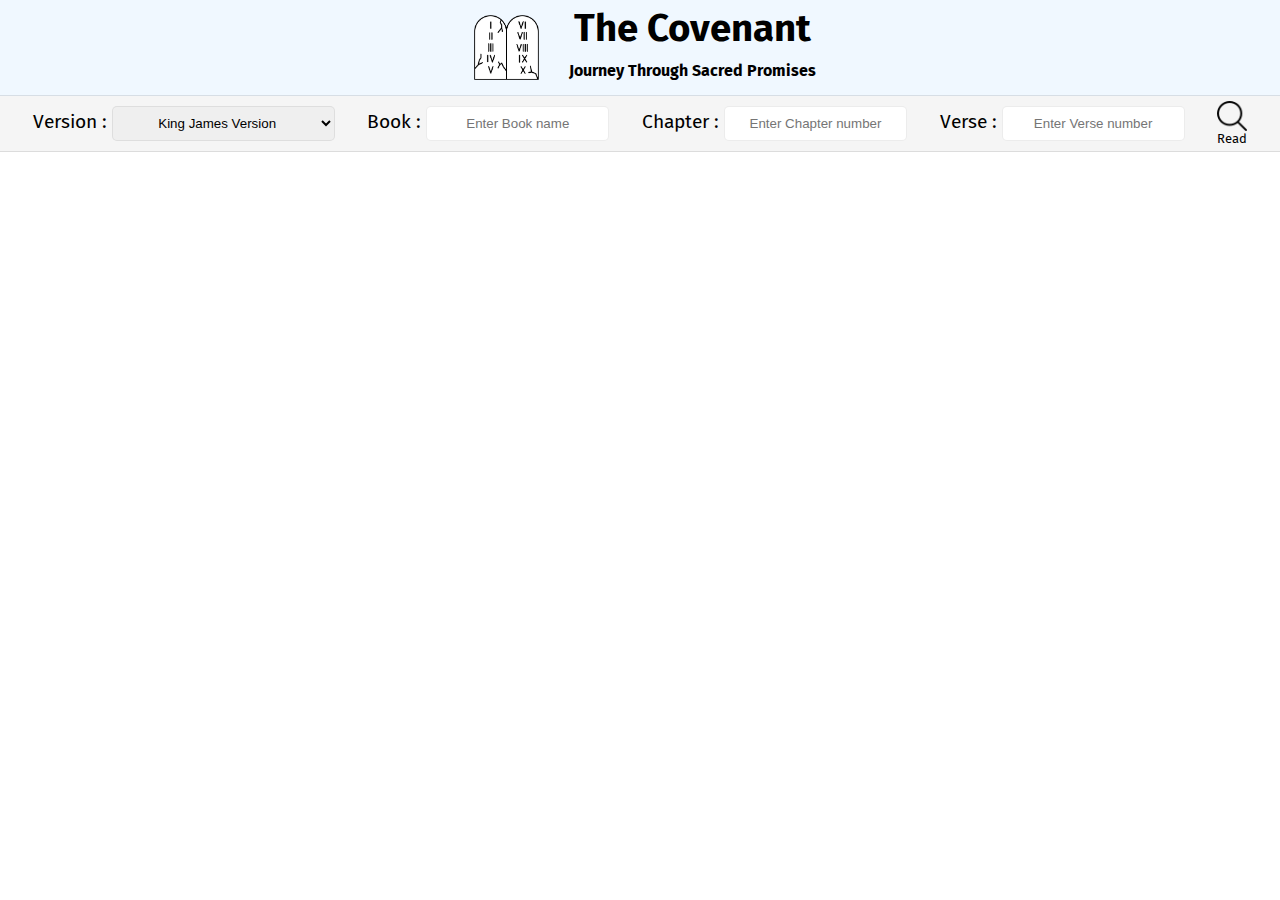
<file: index.html>
<html lang="en">
  <head>
    <meta charset="UTF-8" />
    <meta name="viewport" content="width=device-width, initial-scale=1.0" />
    <title>The Covenant</title>
    <link href="./style.css" rel="stylesheet" />
    <link rel="preconnect" href="https://fonts.googleapis.com" />
    <link rel="preconnect" href="https://fonts.gstatic.com" crossorigin />
    <link href="./icon-192.png" rel="icon" />
    <link
      href="https://fonts.googleapis.com/css2?family=Fira+Sans:ital,wght@0,100;0,200;0,300;0,400;0,500;0,600;0,700;0,800;0,900;1,100;1,200;1,300;1,400;1,500;1,600;1,700;1,800;1,900&display=swap"
      rel="stylesheet"
    />
  </head>
  <body onload="randomverse(); onloadfun();">
    <div class="navbar fira-sans-regular">
      <img src="./book.png" />
      <div>
        <p class="nav-tit">The Covenant</p>
        <p class="nav-sub">Journey Through Sacred Promises</p>
      </div>
    </div>
    <div class="div-select">
      <div>
        <label for="data-version-list">Version : </label>
        <select id="data-version-list"></select>
      </div>
      <div>
        <label for="book-list">Book : </label>
        <input
          list="data-book-list"
          type="text"
          name="book-list"
          id="book-list"
          placeholder="Enter Book name"
          onfocus="getbooks()"
          onblur="autoFill(this, 'data-book-list')"
          onchange="clrvc();"
        />
        <datalist id="data-book-list"> </datalist>
      </div>
      <div>
        <label for="chapter-list">Chapter : </label>
        <input
          list="data-chapter-list"
          type="numeric"
          name="chapter-list"
          id="chapter-list"
          placeholder="Enter Chapter number"
          onfocus="getchapters()"
          onblur="autoFill(this, 'data-chapter-list')"
        />
        <datalist id="data-chapter-list"> </datalist>
      </div>
      <div>
        <label for="verse-list">Verse : </label>
        <input
          list="data-verse-list"
          type="numeric"
          name="verse-list"
          id="verse-list"
          placeholder="Enter Verse number"
          onfocus="getverses()"
        />
        <datalist id="data-verse-list"> </datalist>
      </div>
      <div class="readbuttondiv">
        <button onclick="showverse('',0,true)" id="read-button"></button>
        <label for="read-button">Read</label>
      </div>
    </div>
    <div id="showverse" class="showverse">
      <!-- <button class="chp-prev" id="chp-prev">prev</button>
    <button class="chp-next" id="chp-next">next</button> -->
    </div>
    <script src="./thecovenant.js"></script>
  </body>
</html>
</file>
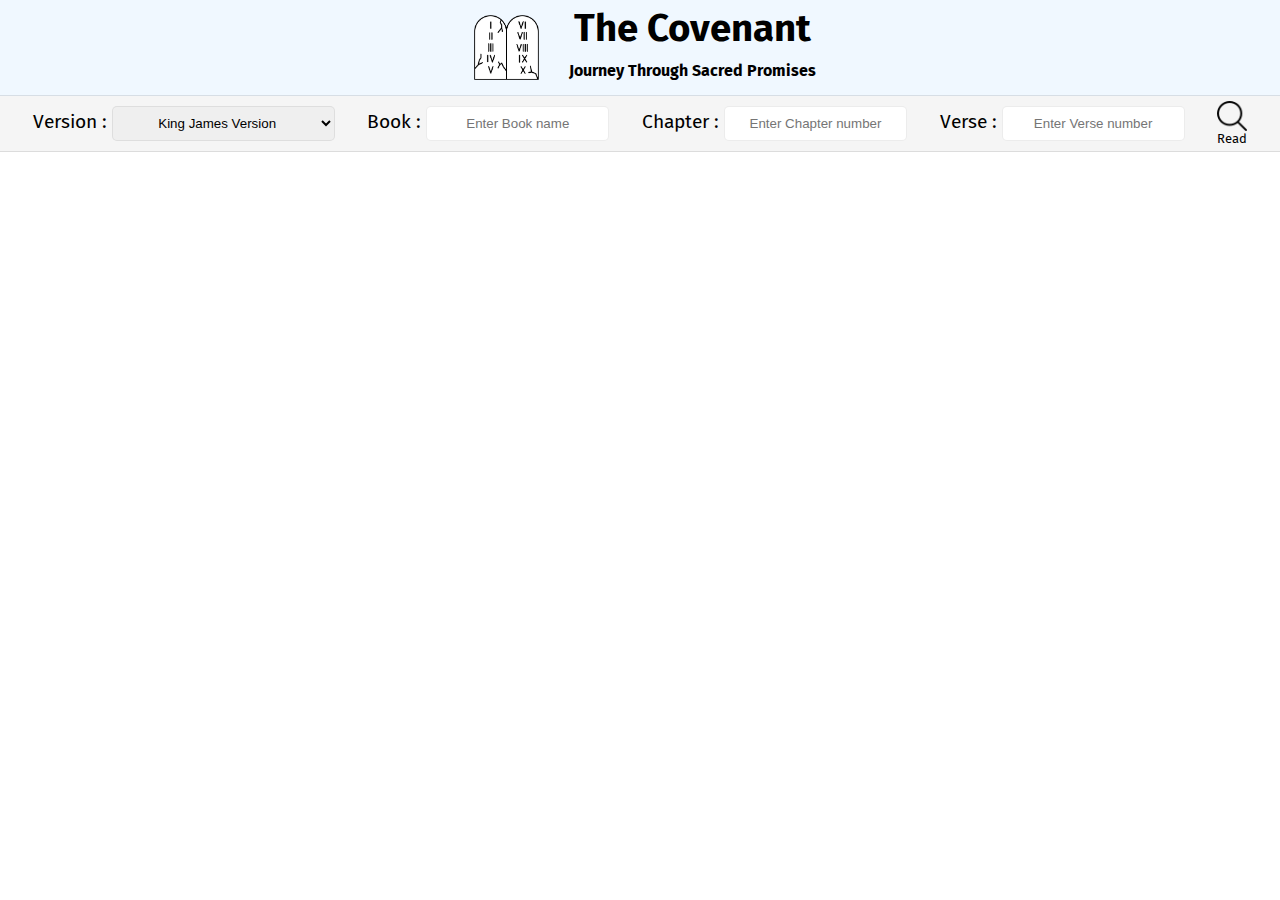
<file: thecovenant.html>
<html lang="en">
  <head>
    <meta charset="UTF-8" />
    <meta name="viewport" content="width=device-width, initial-scale=1.0" />
    <title>The Covenant</title>
    <link href="./thecovenant.css" rel="stylesheet" />
    <link rel="preconnect" href="https://fonts.googleapis.com" />
    <link rel="preconnect" href="https://fonts.gstatic.com" crossorigin />
    <link href="./icon-192.png" rel="icon" />
    <link
      href="https://fonts.googleapis.com/css2?family=Fira+Sans:ital,wght@0,100;0,200;0,300;0,400;0,500;0,600;0,700;0,800;0,900;1,100;1,200;1,300;1,400;1,500;1,600;1,700;1,800;1,900&display=swap"
      rel="stylesheet"
    />
  </head>
  <body onload="randomverse(); onloadfun();">
    <div class="navbar fira-sans-regular">
      <img src="./book.png" />
      <div>
        <p class="nav-tit">The Covenant</p>
        <p class="nav-sub">Journey Through Sacred Promises</p>
      </div>
    </div>
    <div class="div-select">
      <div>
        <label for="data-version-list">Version : </label>
        <select id="data-version-list"></select>
      </div>
      <div>
        <label for="book-list">Book : </label>
        <input
          list="data-book-list"
          type="text"
          name="book-list"
          id="book-list"
          placeholder="Enter Book name"
          onfocus="getbooks()"
          onblur="autoFill(this, 'data-book-list')"
          onchange="clrvc();"
        />
        <datalist id="data-book-list"> </datalist>
      </div>
      <div>
        <label for="chapter-list">Chapter : </label>
        <input
          list="data-chapter-list"
          type="numeric"
          name="chapter-list"
          id="chapter-list"
          placeholder="Enter Chapter number"
          onfocus="getchapters()"
          onblur="autoFill(this, 'data-chapter-list')"
        />
        <datalist id="data-chapter-list"> </datalist>
      </div>
      <div>
        <label for="verse-list">Verse : </label>
        <input
          list="data-verse-list"
          type="numeric"
          name="verse-list"
          id="verse-list"
          placeholder="Enter Verse number"
          onfocus="getverses()"
        />
        <datalist id="data-verse-list"> </datalist>
      </div>
      <div class="readbuttondiv">
        <button onclick="showverse('',0,true)" id="read-button"></button>
        <label for="read-button">Read</label>
      </div>
    </div>
    <div id="showverse" class="showverse">
      <!-- <button class="chp-prev" id="chp-prev">prev</button>
    <button class="chp-next" id="chp-next">next</button> -->
    </div>
    <script src="./thecovenant.js"></script>
  </body>
</html>
</file>
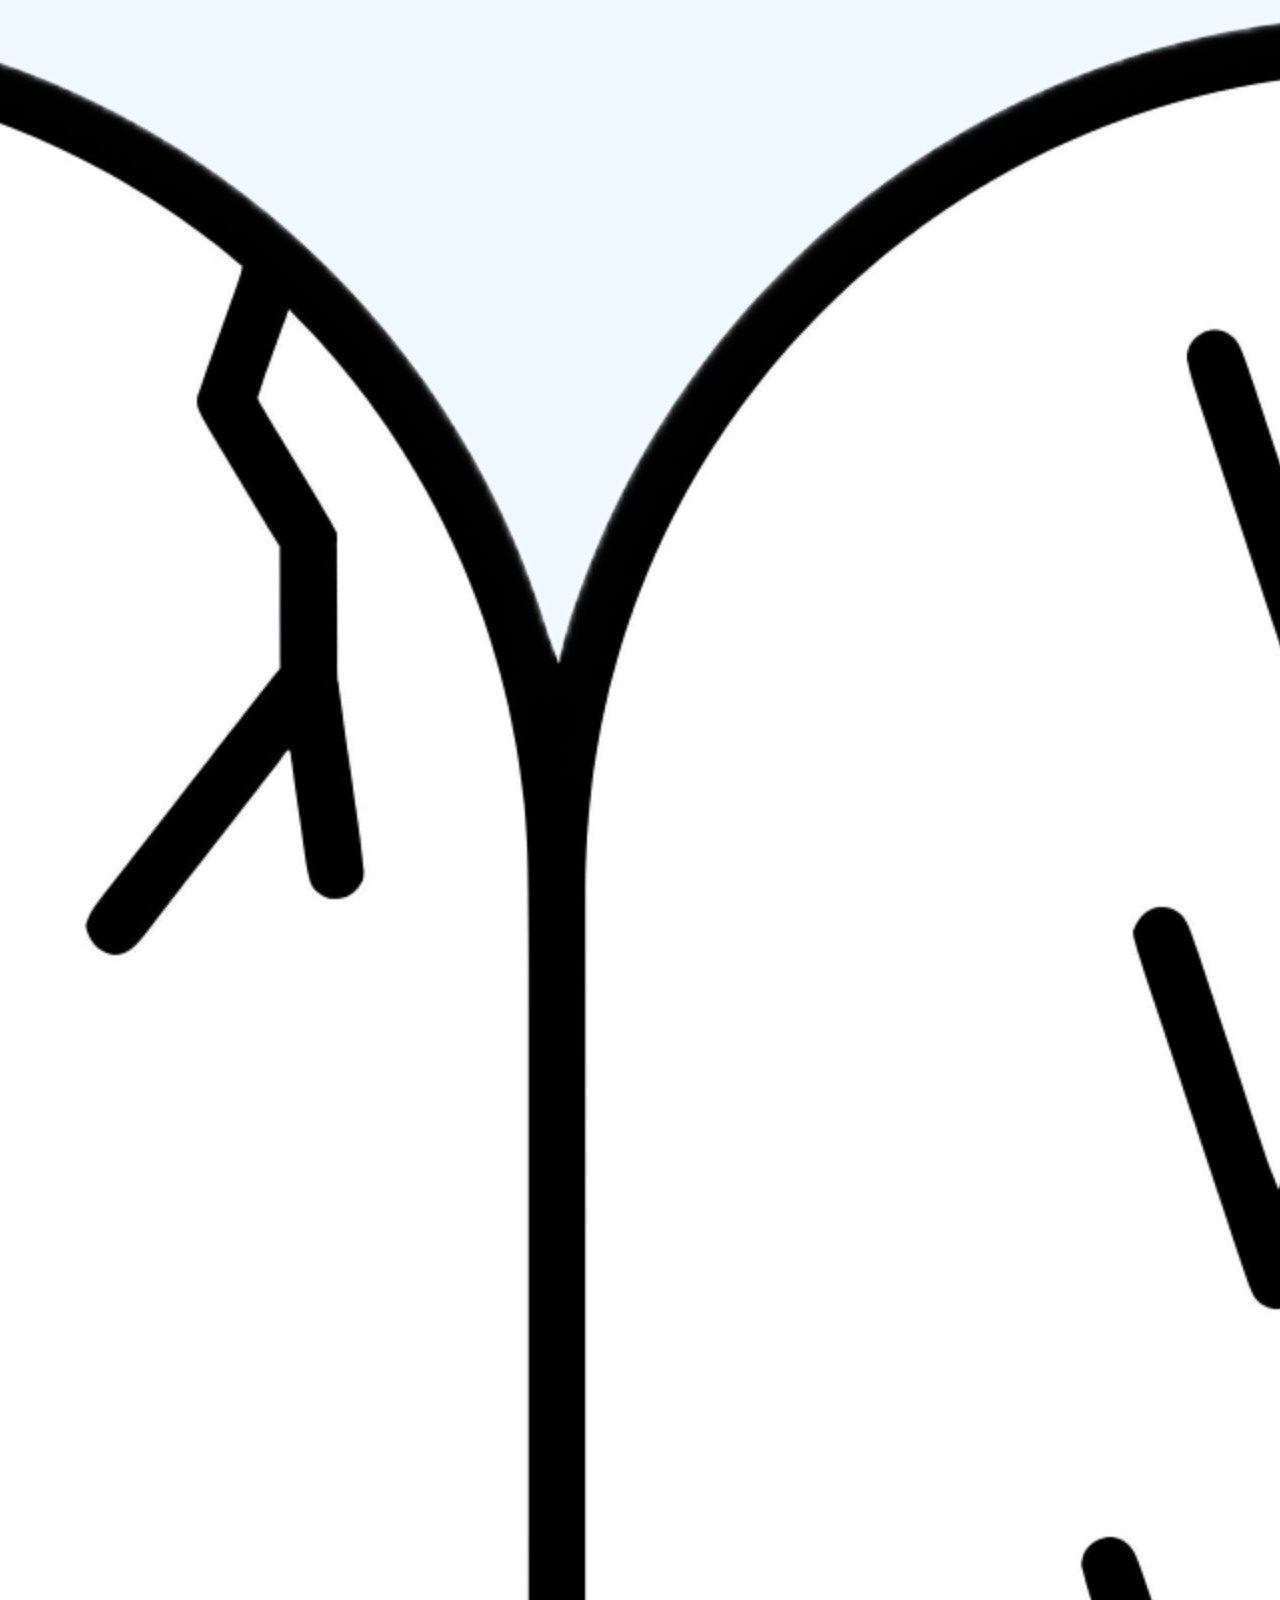
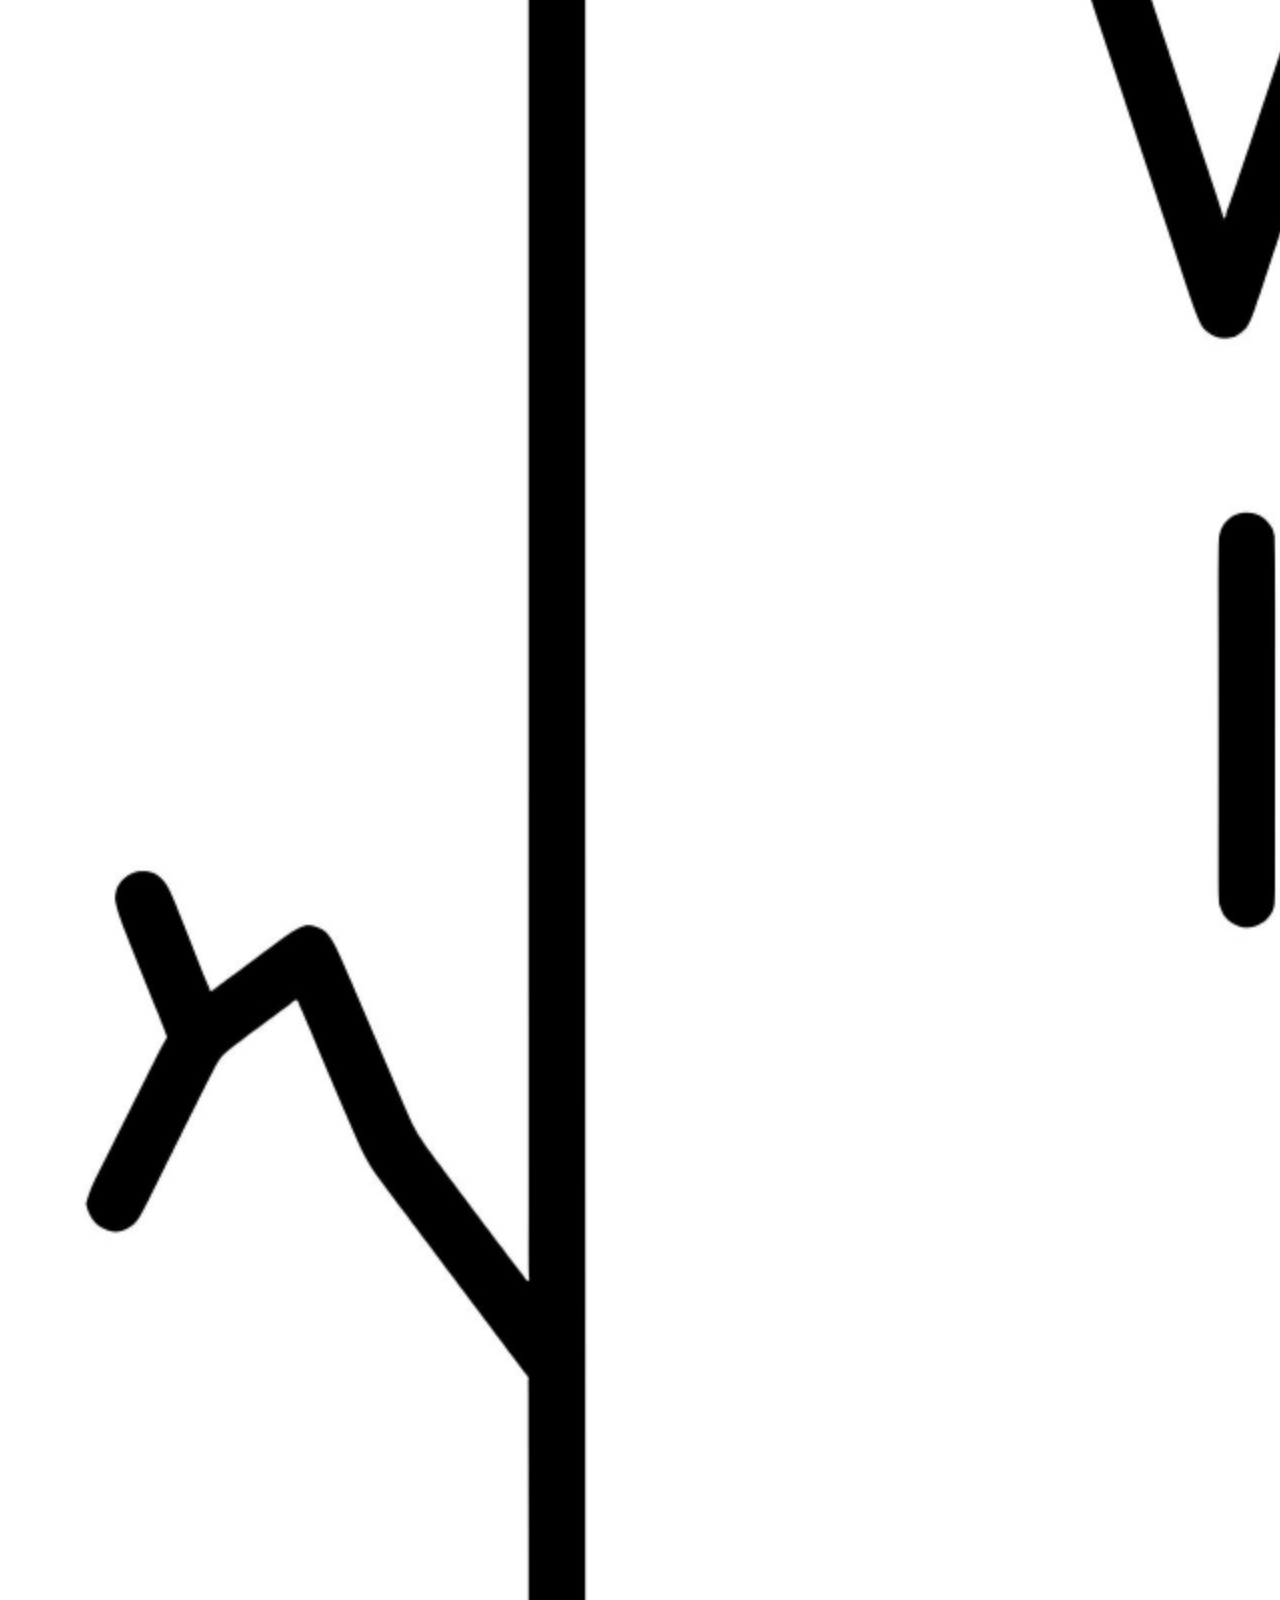
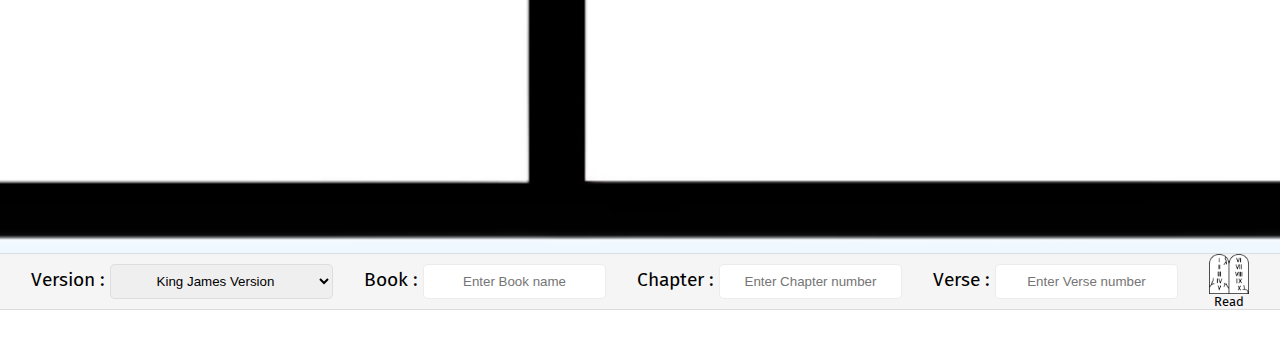
<file: wordoflight.html>
<html lang="en">
<head>
    <meta charset="UTF-8">
    <meta name="viewport" content="width=device-width, initial-scale=1.0">
    <title>The Covenant</title>
    <link href="./wordoflight.css" rel="stylesheet">
    <link rel="preconnect" href="https://fonts.googleapis.com">
<link rel="preconnect" href="https://fonts.gstatic.com" crossorigin>
<link href="./book.png" rel="icon">
<link href="https://fonts.googleapis.com/css2?family=Fira+Sans:ital,wght@0,100;0,200;0,300;0,400;0,500;0,600;0,700;0,800;0,900;1,100;1,200;1,300;1,400;1,500;1,600;1,700;1,800;1,900&display=swap" rel="stylesheet">
</head>
<body onload="randomverse(); onloadfun();">
<div class="navbar fira-sans-regular">
    <img src="./book.png">
    <div>
        <p class="nav-tit">The Covenant</p> 
        <p class="nav-sub">Journey Through Sacred Promises</p>
    </div>
   
</div>
<div class="div-select">
    <div>
        <label for="data-version-list" >Version : </label>
        <select id="data-version-list" >

        </select>
    </div>
<div>
    <label for="book-list">Book : </label>
    <input list="data-book-list" type="text" name="book-list" id="book-list" placeholder="Enter Book name" onfocus="getbooks()" onblur="autoFill(this, 'data-book-list')" onchange="clrvc();">
    <datalist id="data-book-list">
    </datalist>
</div><div>
    <label for="chapter-list">Chapter : </label>
    <input list="data-chapter-list" type="numeric" name="chapter-list" id="chapter-list" placeholder="Enter Chapter number" onfocus="getchapters()" onblur="autoFill(this, 'data-chapter-list')">
    <datalist id="data-chapter-list">
    </datalist>
</div><div>
    <label for="verse-list">Verse : </label>
    <input list="data-verse-list" type="numeric" name="verse-list" id="verse-list" placeholder="Enter Verse number" onfocus="getverses()"  >
    <datalist id="data-verse-list">
    </datalist>
</div>
<div class="readbuttondiv">
<button onclick="showverse('',0,true)" id="read-button"> </button>
<label for="read-button">Read</label>
</div></div>
<div id="showverse" class="showverse">

    <!-- <button class="chp-prev" id="chp-prev">prev</button>
    <button class="chp-next" id="chp-next">next</button> -->


</div>
<script src="./wordoflight.js"></script>
</body>
</html>
</file>
<file: style.css>
.fira-sans-thin {
  font-family: "Fira Sans", sans-serif;
  font-weight: 100;
  font-style: normal;
}

.fira-sans-extralight {
  font-family: "Fira Sans", sans-serif;
  font-weight: 200;
  font-style: normal;
}

.fira-sans-light {
  font-family: "Fira Sans", sans-serif;
  font-weight: 300;
  font-style: normal;
}

.fira-sans-regular {
  font-family: "Fira Sans", sans-serif;
  font-weight: 400;
  font-style: normal;
}

.fira-sans-medium {
  font-family: "Fira Sans", sans-serif;
  font-weight: 500;
  font-style: normal;
}

.fira-sans-semibold {
  font-family: "Fira Sans", sans-serif;
  font-weight: 600;
  font-style: normal;
}

.fira-sans-bold {
  font-family: "Fira Sans", sans-serif;
  font-weight: 700;
  font-style: normal;
}

.fira-sans-extrabold {
  font-family: "Fira Sans", sans-serif;
  font-weight: 800;
  font-style: normal;
}

.fira-sans-black {
  font-family: "Fira Sans", sans-serif;
  font-weight: 900;
  font-style: normal;
}

.fira-sans-thin-italic {
  font-family: "Fira Sans", sans-serif;
  font-weight: 100;
  font-style: italic;
}

.fira-sans-extralight-italic {
  font-family: "Fira Sans", sans-serif;
  font-weight: 200;
  font-style: italic;
}

.fira-sans-light-italic {
  font-family: "Fira Sans", sans-serif;
  font-weight: 300;
  font-style: italic;
}

.fira-sans-regular-italic {
  font-family: "Fira Sans", sans-serif;
  font-weight: 400;
  font-style: italic;
}

.fira-sans-medium-italic {
  font-family: "Fira Sans", sans-serif;
  font-weight: 500;
  font-style: italic;
}

.fira-sans-semibold-italic {
  font-family: "Fira Sans", sans-serif;
  font-weight: 600;
  font-style: italic;
}

.fira-sans-bold-italic {
  font-family: "Fira Sans", sans-serif;
  font-weight: 700;
  font-style: italic;
}

.fira-sans-extrabold-italic {
  font-family: "Fira Sans", sans-serif;
  font-weight: 800;
  font-style: italic;
}

.fira-sans-black-italic {
  font-family: "Fira Sans", sans-serif;
  font-weight: 900;
  font-style: italic;
}

body {
  margin: 0;
  font-family: "Fira Sans", sans-serif;
  font-weight: 400;
  font-style: normal;
}
::-webkit-scrollbar {
  width: 5px;
  background-color: grey;
}
::-webkit-scrollbar-thumb {
  background: darkblue;
}

.navbar {
  /* width:100%; */
  height: min-content;
  /* backdrop-filter: blur(16px) saturate(180%); */
  background-color: aliceblue;
  position: sticky;
  /* top: 0; */
  gap: 0;
  padding: 5px;
  display: flex;
  /* flex-direction: column; */
  justify-content: center;
  align-items: center;
  font-size: xx-large;
  font-weight: bolder;
  border-bottom: 0.5px solid rgba(0, 0, 0, 0.1);
  img {
    margin: 0 20px 0 20px;
    height: 65px;
  }
  div {
    display: flex;
    flex-direction: column;
    justify-content: center;
    align-items: center;
  }
  .nav-tit {
    margin: 0;
    font-size: larger;
  }

  .nav-sub {
    margin: 10px;
    font-size: medium;
  }
}
.div-select {
  padding: 5px 0 5px 0;
  position: sticky;
  top: 0;
  background-color: whitesmoke;
  z-index: 10;
  width: 100%;
  display: flex;
  justify-content: space-evenly;
  align-items: center;
  border-bottom: 0.5px solid rgba(0, 0, 0, 0.1);

  label {
    font-size: larger;
  }
  select,
  input {
    border: 0.5px solid rgba(128, 128, 128, 0.153);
    border-radius: 5px;
    height: 35px;
    text-align: center;
    width: min-content;
    option {
      text-align: left;
    }

    option:checked {
      text-align: center;
      background-color: grey;
      color: white;
    }
  }

  .readbuttondiv {
    display: flex;
    flex-direction: column;
    align-items: center;
    label {
      font-size: small;
    }
    button {
      height: 30px;
      width: 30px;
      background: url(./search-interface-symbol.png);
      background-size: contain;
      border: 0;
      cursor: pointer;
      transition: transform 1s ease;
    }
    button:hover {
      transform: rotateZ(45deg);
    }
  }
}
.showverse {
  position: relative;
  width: 100%;
  padding: 20px 0 20px 0;
  margin: 0;
  display: flex;
  flex-direction: column;
  /* justify-content: center; */
  flex-wrap: wrap;
  p,
  li {
    margin: 0 100px 10 100px;
    width: fit-content;
    padding: 0;
    text-align: justify;
  }

  .rfchp {
    margin: 10px 100px 10 100px;
    height: fit-content;
    width: fit-content;
    background-color: transparent;
    padding: 5px 10px 5px 10px;
    border: 1px solid black;
    border-radius: 5px;
    color: black;
    cursor: pointer;
  }
  .rfchp:hover {
    color: black;
    background-color: lightskyblue;
    border-color: transparent;
  }
}
.head {
  text-decoration: underline 1px rgb(206, 206, 206);
  font-weight: bolder;
  font-size: larger;
}
.ref {
  font-weight: bold;
  text-align: center;
}

.chp-prev {
  /* display: none; */
  position: fixed;
  top: 50%;
  left: 10px;
  height: fit-content;
  width: fit-content;
  background-color: transparent;
  font-size: xx-large;
  border: 0;
  color: darkblue;
}
.chp-nxt {
  /* display: none; */
  position: fixed;
  top: 50%;
  right: 10px;
  height: fit-content;
  width: fit-content;
  background-color: transparent;
  font-size: xx-large;
  border: 0;
  color: darkblue;
}
.chp-nxt:hover,
.chp-prev:hover {
  transform: scale3d(1.2, 1.2, 1.2);
  transition: transform 0.3s ease;
}
</file>
<file: thecovenant.css>
.fira-sans-thin {
  font-family: "Fira Sans", sans-serif;
  font-weight: 100;
  font-style: normal;
}

.fira-sans-extralight {
  font-family: "Fira Sans", sans-serif;
  font-weight: 200;
  font-style: normal;
}

.fira-sans-light {
  font-family: "Fira Sans", sans-serif;
  font-weight: 300;
  font-style: normal;
}

.fira-sans-regular {
  font-family: "Fira Sans", sans-serif;
  font-weight: 400;
  font-style: normal;
}

.fira-sans-medium {
  font-family: "Fira Sans", sans-serif;
  font-weight: 500;
  font-style: normal;
}

.fira-sans-semibold {
  font-family: "Fira Sans", sans-serif;
  font-weight: 600;
  font-style: normal;
}

.fira-sans-bold {
  font-family: "Fira Sans", sans-serif;
  font-weight: 700;
  font-style: normal;
}

.fira-sans-extrabold {
  font-family: "Fira Sans", sans-serif;
  font-weight: 800;
  font-style: normal;
}

.fira-sans-black {
  font-family: "Fira Sans", sans-serif;
  font-weight: 900;
  font-style: normal;
}

.fira-sans-thin-italic {
  font-family: "Fira Sans", sans-serif;
  font-weight: 100;
  font-style: italic;
}

.fira-sans-extralight-italic {
  font-family: "Fira Sans", sans-serif;
  font-weight: 200;
  font-style: italic;
}

.fira-sans-light-italic {
  font-family: "Fira Sans", sans-serif;
  font-weight: 300;
  font-style: italic;
}

.fira-sans-regular-italic {
  font-family: "Fira Sans", sans-serif;
  font-weight: 400;
  font-style: italic;
}

.fira-sans-medium-italic {
  font-family: "Fira Sans", sans-serif;
  font-weight: 500;
  font-style: italic;
}

.fira-sans-semibold-italic {
  font-family: "Fira Sans", sans-serif;
  font-weight: 600;
  font-style: italic;
}

.fira-sans-bold-italic {
  font-family: "Fira Sans", sans-serif;
  font-weight: 700;
  font-style: italic;
}

.fira-sans-extrabold-italic {
  font-family: "Fira Sans", sans-serif;
  font-weight: 800;
  font-style: italic;
}

.fira-sans-black-italic {
  font-family: "Fira Sans", sans-serif;
  font-weight: 900;
  font-style: italic;
}

body {
  margin: 0;
  font-family: "Fira Sans", sans-serif;
  font-weight: 400;
  font-style: normal;
}
::-webkit-scrollbar {
  width: 5px;
  background-color: grey;
}
::-webkit-scrollbar-thumb {
  background: darkblue;
}

.navbar {
  /* width:100%; */
  height: min-content;
  /* backdrop-filter: blur(16px) saturate(180%); */
  background-color: aliceblue;
  position: sticky;
  /* top: 0; */
  gap: 0;
  padding: 5px;
  display: flex;
  /* flex-direction: column; */
  justify-content: center;
  align-items: center;
  font-size: xx-large;
  font-weight: bolder;
  border-bottom: 0.5px solid rgba(0, 0, 0, 0.1);
  img {
    margin: 0 20px 0 20px;
    height: 65px;
  }
  div {
    display: flex;
    flex-direction: column;
    justify-content: center;
    align-items: center;
  }
  .nav-tit {
    margin: 0;
    font-size: larger;
  }

  .nav-sub {
    margin: 10px;
    font-size: medium;
  }
}
.div-select {
  padding: 5px 0 5px 0;
  position: sticky;
  top: 0;
  background-color: whitesmoke;
  z-index: 10;
  width: 100%;
  display: flex;
  justify-content: space-evenly;
  align-items: center;
  border-bottom: 0.5px solid rgba(0, 0, 0, 0.1);

  label {
    font-size: larger;
  }
  select,
  input {
    border: 0.5px solid rgba(128, 128, 128, 0.153);
    border-radius: 5px;
    height: 35px;
    text-align: center;
    width: min-content;
    option {
      text-align: left;
    }

    option:checked {
      text-align: center;
      background-color: grey;
      color: white;
    }
  }

  .readbuttondiv {
    display: flex;
    flex-direction: column;
    align-items: center;
    label {
      font-size: small;
    }
    button {
      height: 30px;
      width: 30px;
      background: url(./search-interface-symbol.png);
      background-size: contain;
      border: 0;
      cursor: pointer;
      transition: transform 1s ease;
    }
    button:hover {
      transform: rotateZ(45deg);
    }
  }
}
.showverse {
  position: relative;
  width: 100%;
  padding: 20px 0 20px 0;
  margin: 0;
  display: flex;
  flex-direction: column;
  /* justify-content: center; */
  flex-wrap: wrap;
  p,
  li {
    margin: 0 100px 10 100px;
    width: fit-content;
    padding: 0;
    text-align: justify;
  }

  .rfchp {
    margin: 10px 100px 10 100px;
    height: fit-content;
    width: fit-content;
    background-color: transparent;
    padding: 5px 10px 5px 10px;
    border: 1px solid black;
    border-radius: 5px;
    color: black;
    cursor: pointer;
  }
  .rfchp:hover {
    color: black;
    background-color: lightskyblue;
    border-color: transparent;
  }
}
.head {
  text-decoration: underline 1px rgb(206, 206, 206);
  font-weight: bolder;
  font-size: larger;
}
.ref {
  font-weight: bold;
  text-align: center;
}

.chp-prev {
  /* display: none; */
  position: fixed;
  top: 50%;
  left: 10px;
  height: fit-content;
  width: fit-content;
  background-color: transparent;
  font-size: xx-large;
  border: 0;
  color: darkblue;
}
.chp-nxt {
  /* display: none; */
  position: fixed;
  top: 50%;
  right: 10px;
  height: fit-content;
  width: fit-content;
  background-color: transparent;
  font-size: xx-large;
  border: 0;
  color: darkblue;
}
.chp-nxt:hover,
.chp-prev:hover {
  transform: scale3d(1.2, 1.2, 1.2);
  transition: transform 0.3s ease;
}
</file>
<file: wordoflight.css>
.fira-sans-thin {
    font-family: "Fira Sans", sans-serif;
    font-weight: 100;
    font-style: normal;
  }
  
  .fira-sans-extralight {
    font-family: "Fira Sans", sans-serif;
    font-weight: 200;
    font-style: normal;
  }
  
  .fira-sans-light {
    font-family: "Fira Sans", sans-serif;
    font-weight: 300;
    font-style: normal;
  }
  
  .fira-sans-regular {
    font-family: "Fira Sans", sans-serif;
    font-weight: 400;
    font-style: normal;
  }
  
  .fira-sans-medium {
    font-family: "Fira Sans", sans-serif;
    font-weight: 500;
    font-style: normal;
  }
  
  .fira-sans-semibold {
    font-family: "Fira Sans", sans-serif;
    font-weight: 600;
    font-style: normal;
  }
  
  .fira-sans-bold {
    font-family: "Fira Sans", sans-serif;
    font-weight: 700;
    font-style: normal;
  }
  
  .fira-sans-extrabold {
    font-family: "Fira Sans", sans-serif;
    font-weight: 800;
    font-style: normal;
  }
  
  .fira-sans-black {
    font-family: "Fira Sans", sans-serif;
    font-weight: 900;
    font-style: normal;
  }
  
  .fira-sans-thin-italic {
    font-family: "Fira Sans", sans-serif;
    font-weight: 100;
    font-style: italic;
  }
  
  .fira-sans-extralight-italic {
    font-family: "Fira Sans", sans-serif;
    font-weight: 200;
    font-style: italic;
  }
  
  .fira-sans-light-italic {
    font-family: "Fira Sans", sans-serif;
    font-weight: 300;
    font-style: italic;
  }
  
  .fira-sans-regular-italic {
    font-family: "Fira Sans", sans-serif;
    font-weight: 400;
    font-style: italic;
  }
  
  .fira-sans-medium-italic {
    font-family: "Fira Sans", sans-serif;
    font-weight: 500;
    font-style: italic;
  }
  
  .fira-sans-semibold-italic {
    font-family: "Fira Sans", sans-serif;
    font-weight: 600;
    font-style: italic;
  }
  
  .fira-sans-bold-italic {
    font-family: "Fira Sans", sans-serif;
    font-weight: 700;
    font-style: italic;
  }
  
  .fira-sans-extrabold-italic {
    font-family: "Fira Sans", sans-serif;
    font-weight: 800;
    font-style: italic;
  }
  
  .fira-sans-black-italic {
    font-family: "Fira Sans", sans-serif;
    font-weight: 900;
    font-style: italic;
  }
  

body{
    margin:0;
    font-family: "Fira Sans", sans-serif;
    font-weight: 400;
    font-style: normal;
    
}
::-webkit-scrollbar {
  width: 5px;
  background-color: grey;
}
::-webkit-scrollbar-thumb {
  background: darkblue;
}

.navbar{
    /* width:100%; */
    height:min-content;
    /* backdrop-filter: blur(16px) saturate(180%); */
    background-color: aliceblue;
    position: sticky;
    /* top: 0; */
    gap: 0;
    padding: 5px;
    display: flex;
    /* flex-direction: column; */
    justify-content: center;
    align-items: center;
    font-size: xx-large;
    font-weight: bolder;
    border-bottom: 0.5px solid rgba(0, 0, 0, 0.1);
    img{
      margin:0 20px 0 20px ;
    }
    div{
      display: flex;
      flex-direction: column;
      justify-content: center;
      align-items: center;
    }
    .nav-tit{
    margin: 0;
      font-size: larger;
    }

    .nav-sub{
      margin: 10px;
      font-size: medium;
    }
}
.div-select{
  position: sticky;
  top:0;
  background-color: whitesmoke;
  z-index: 10;
  width: 100%;
  display: flex;
  justify-content: space-evenly;
  align-items: center;
  border-bottom: 0.5px solid rgba(0, 0, 0, 0.1);
  
  label{
    font-size: larger;
  }
  select,input{
    border: 0.5px solid rgba(128, 128, 128, 0.153);
    border-radius: 5px;
    height: 35px;
    text-align: center;
    width: min-content;
    option{
      text-align: left;
    }
   
    option:checked{
      text-align: center;
      background-color: grey;
      color: white;
    }
  }
  
  
  .readbuttondiv{
    display: flex;
    flex-direction: column;
    align-items: center;
    label{
      font-size: small;
    }
    button{
      height: 40px;
      width: 40px;
      background:url(./book.png) ;
      background-size: contain;
      border: 0;
      cursor:pointer ;
     }
  }
}
.showverse{

position: relative;
width: 100%;
   padding: 20px 0 20px 0;
   margin: 0;
   display: flex;
   flex-direction: column;
   /* justify-content: center; */
   flex-wrap: wrap;
  p,li{
    margin:0 100px 10 100px;
    width:fit-content;
    padding: 0;
    text-align: justify;
  }

.rfchp{
  margin:10px 100px 10 100px;
  height: fit-content;
  width:fit-content;
   background-color:transparent;
   padding: 5px 10px 5px 10px;
   border: 1px solid black; 
   border-radius: 5px;
   color: black;
   cursor:pointer;
   }
.rfchp:hover{
  color: black;
  background-color: lightskyblue; 
  border-color: transparent;
}
}
.head{

  text-decoration: underline 1px rgb(206, 206, 206);
font-weight: bolder;
font-size: larger;
 } 
 .ref{
  font-weight: bold;
  text-align: center;
 }

.chp-prev{
  /* display: none; */
  position: fixed;
top: 50%;
left: 10px;
  height: fit-content;
  width: fit-content;
  background-color: transparent;
  font-size: xx-large;
  border: 0;
  color: darkblue;
}
.chp-nxt{
  /* display: none; */
  position: fixed;
top: 50%;
right: 10px;
  height: fit-content;
  width: fit-content;
  background-color: transparent;
  font-size: xx-large;
  border: 0;
  color: darkblue;

}
.chp-nxt:hover ,.chp-prev:hover {
  transform: scale3d(1.2,1.2,1.2);
  transition: transform 0.3s ease;

}
</file>
